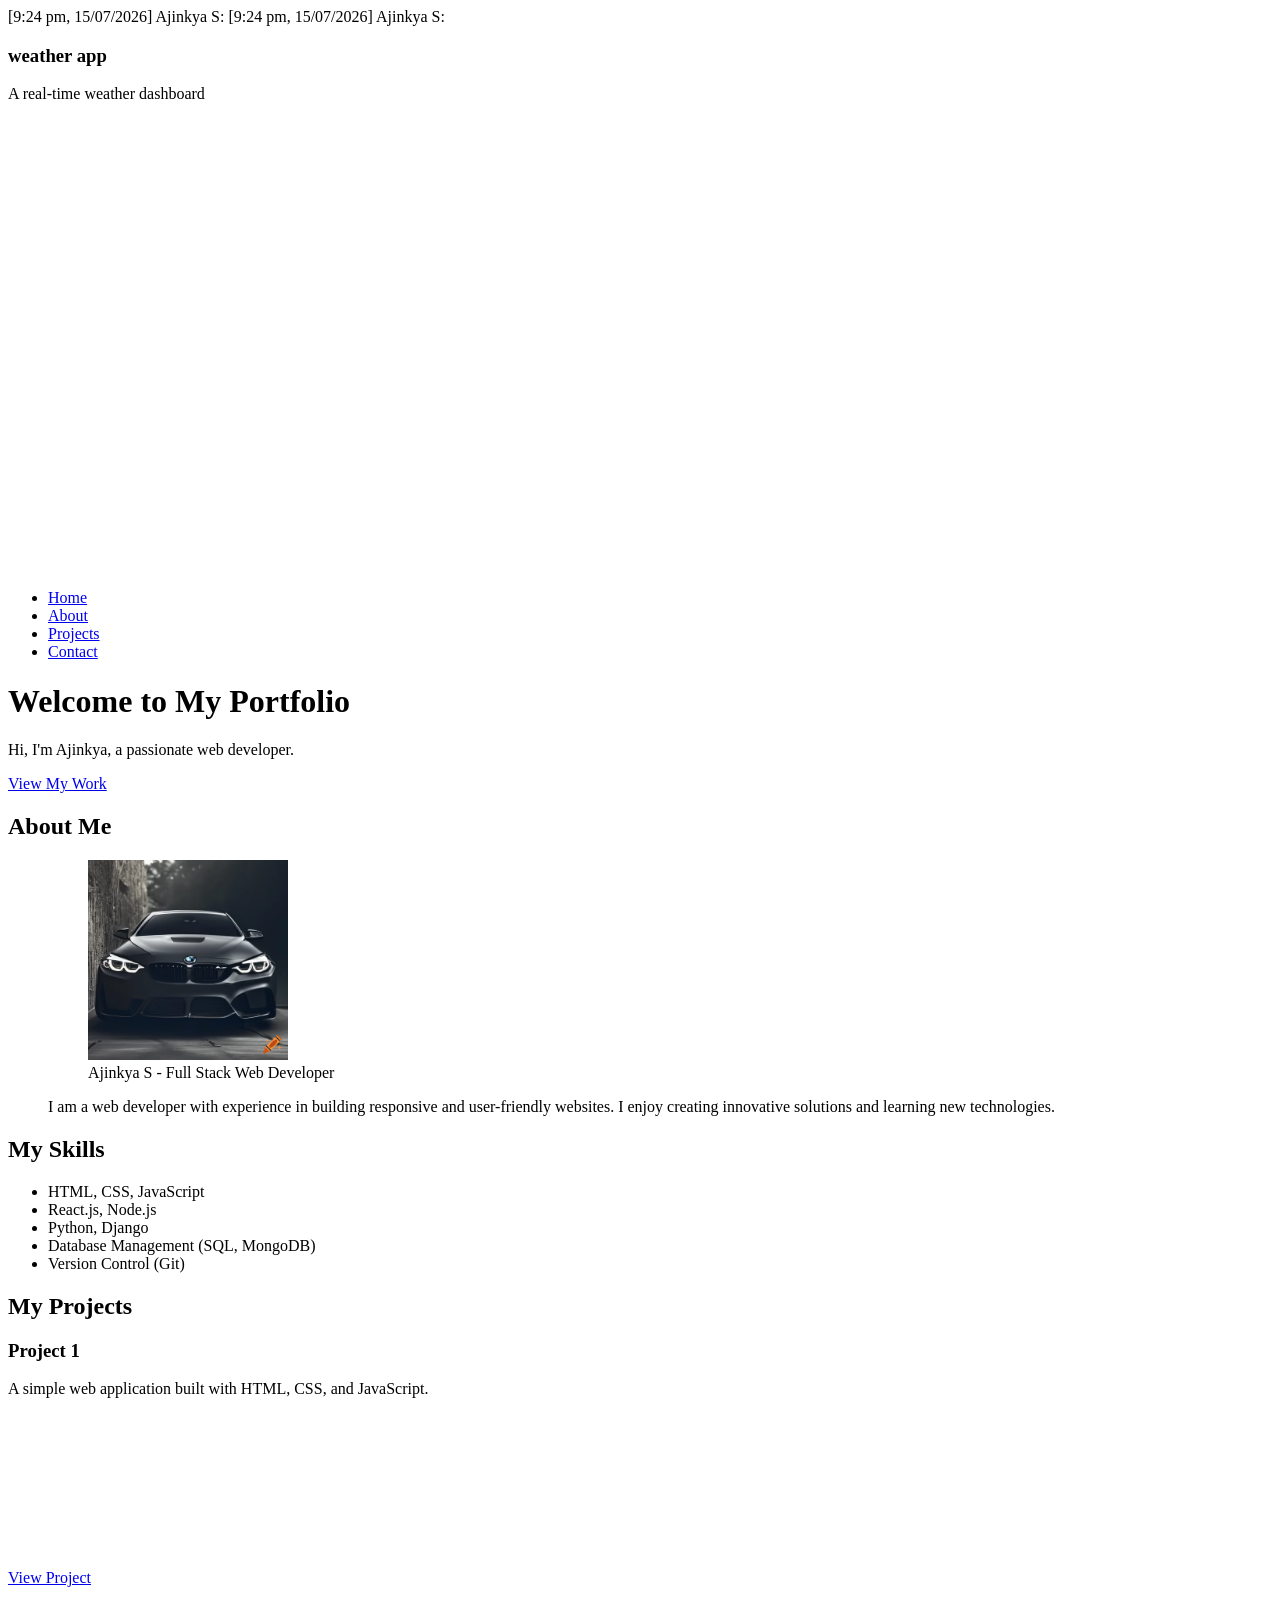
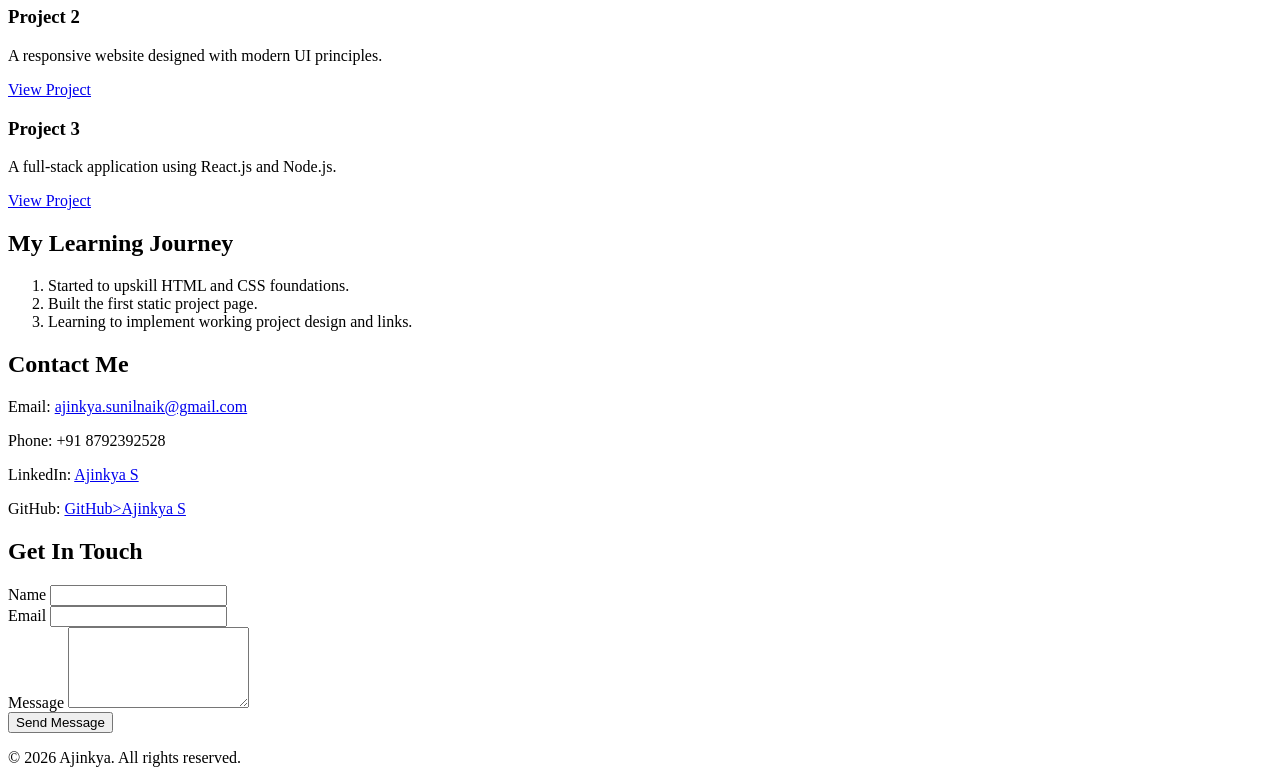
<file: index.html>
<!DOCTYPE html>
<html lang="en">
<head>
    <meta charset="UTF-8">
    <!-- SEO Meta Tags -->
    <meta name="description" content="Full stack developer specializing in React, Node.js, and modern web technologies. Available for freelance projects and collaborations.">
    <meta name="keywords" content="Ajinkya S, Portfolio, Web Developer, React, Node.js, JavaScript, HTML, CSS, Freelance Developer">
    <meta name="author" content="Ajinkya S">
    <meta name="viewport" content="width=device-width, initial-scale=1.0">
    <title>My Portfolio | Ajinkya</title>
    <link  rel="icon" type="image/x-icon" href="vector-web-icon.jpg">
    [9:24 pm, 15/07/2026] Ajinkya S: <!-- Open Graph Meta Tags for Social Media Sharing -->
    <meta property="og:title" content="My Portfolio | Ajinkya S">
    <meta property="og:description" content="Full stack developer specializing in React, Node.js, and modern web technologies. Available for freelance projects and collaborations.">
    <meta property="og:image" content="images/profile.jpg">
    <meta property="og:url" content="[Your Portfolio URL]">
    <meta property="og:type" content="website">
[9:24 pm, 15/07/2026] Ajinkya S: <!-- Twitter Card Meta Tags -->
    <meta name="twitter:card" content="summary_large_image">
    <meta name="twitter:title" content="My Portfolio | Ajinkya S">
    <meta name="twitter:description" content="Full stack developer specializing in React, Node.js, and modern web technologies. Available for freelance projects and collaborations.">
    <meta name="twitter:image" content="images/profile.jpg">
</head>
<body>
    <div data-id="1" data-category="web"
    data-year="2026" data-tech="react">
    <h3>weather app</h3>
    <p>A real-time weather dashboard</p>
    </div>
    <iframe width="560" height="315" src="https://www.youtube.com/embed/aT4N7jn2Eww?si=N8X9wl3NahxzX4Wd" title="YouTube video player" frameborder="0" allow="accelerometer; autoplay; clipboard-write; encrypted-media; gyroscope; picture-in-picture; web-share" referrerpolicy="strict-origin-when-cross-origin" allowfullscreen></iframe>

    <iframe src="https://www.google.com/maps/embed?pb=!1m18!1m12!1m3!1d31104.1499039852!2d77.51414986599634!3d12.970652711145828!2m3!1f0!2f0!3f0!3m2!1i1024!2i768!4f13.1!3m3!1m2!1s0x3bae3dd95efc3ae7%3A0xc90db791aedd9aad!2sVijayanagar%2C%20Bengaluru%2C%20Karnataka!5e0!3m2!1sen!2sin!4v1784182204137!5m2!1sen!2sin" width="600" height="450" style="border:0;" allowfullscreen="" loading="lazy" referrerpolicy="strict-origin-when-cross-origin"></iframe>
    <!-- NAVIGATION -->

     <nav>
        <ul>
            <li><a href="#home">Home</a></li>
            <li><a href="#about">About</a></li>
            <li><a href="#projects">Projects</a></li>
            <li><a href="#contact">Contact</a></li>
        </ul>
    </nav>
    <!-- HERO SECTION -->
   <header id="home">
        <h1>Welcome to My Portfolio</h1>
        <p>Hi, I'm Ajinkya, a passionate web developer.</p>
        <a href="#projects" class="btn">View My Work</a>

    </header>
    <!-- ABOUT SECTION -->
    <section id="about">
        <h2>About Me</h2>
        <figure>
 <figure>
  <img src="profile.jpg" alt="A professional headshot of Ajinkya, a Web Developer" width="200" height="200">
  <figcaption>Ajinkya S - Full Stack Web Developer</figcaption>
</figure>
        <p>I am a web developer with experience in building responsive and user-friendly websites. I enjoy creating innovative solutions and learning new technologies.</p>
    </section>
    <!-- SKILLS SECTION -->
    <section id="skills">
        <h2>My Skills</h2>
        <ul>
            <li>HTML, CSS, JavaScript</li>
            <li>React.js, Node.js</li>
            <li>Python, Django</li>
            <li>Database Management (SQL, MongoDB)</li>
            <li>Version Control (Git)</li>
        </ul>
    </section>
    <!-- PROJECTS SECTION -->
    <section id="projects">
        <h2>My Projects</h2>
        <div class="project-card">
            <h3>Project 1</h3>
            <p>A simple web application built with HTML, CSS, and JavaScript.</p>
            <a href="Project1.html" class="btn">View Project</a>
            
            <!--Embed YouTube Video (iframe)-->
            <iframe width="300" height="169" src="https://www.youtube.com/embed/your-video-id"  title="YouTube video player" frameborder="0" allow="accelerometer; autoplay; clipboard-write; encrypted-media; gyroscope; picture-in-picture" allowfullscreen></iframe>
           

</html>
 
        </div>
        <div class="project-card">
            <h3>Project 2</h3>
            <p>A responsive website designed with modern UI principles.</p>
            <a href="Project2.html" class="btn">View Project</a>
        </div>
        <div class="project-card">
            <h3>Project 3</h3>
            <p>A full-stack application using React.js and Node.js.</p>
            <a href="Project3.html" class="btn">View Project</a>
        </div>
    </section>
     <h2>My Learning Journey</h2>
        <ol>
            <li>Started to upskill HTML and CSS foundations.</li>
            <li>Built the first static project page.</li>
            <li>Learning to implement working project design and links.</li>
        </ol>
    </section>
    <!-- CONTACT SECTION -->
    <section id="contact">
        <h2>Contact Me</h2>
       <p>Email: <a href="mailto:ajinkya.sunilnaik@gmail.com">ajinkya.sunilnaik@gmail.com</a></p>
       <p>Phone: +91 8792392528</p>
       
       <p>LinkedIn: <a href="https://www.linkedin.com/in/Ajinkya S-1a2b3c4d5e/" target="_blank">Ajinkya S</a></p>
       <p>GitHub: <a href="https://github.com/Ajinkya S-boop" target="_blank" class="contact-icon">
                  <i class="fab fa-github"></i> GitHub>Ajinkya S</a></p>
                    <section id="contact" class="contact-section">
             <h2>Get In Touch</h2>
             <form id="contact-form" action="" method="POST">
                <div class="form-goup">
                    <label for="name">Name</label>
                    <input type="text" id="name" name="name" required>
                </div>
                <div class="form-group">
                    <label for="email">Email</label>
                    <input type="email" name="email" id="email" required>
                </div>
                <div class="form-group">
                    <label for="message">Message</label>
                    <textarea name="message" id="message" rows="5" required></textarea>
                </div>
                <button type="submit">Send Message</button>
             </form>
            </section>
    </section>
    </section>
    <!-- FOOTER -->
    <footer>
        <p>&copy; 2026 Ajinkya. All rights reserved.</p>
    </footer>
</body>
</html>
</file>
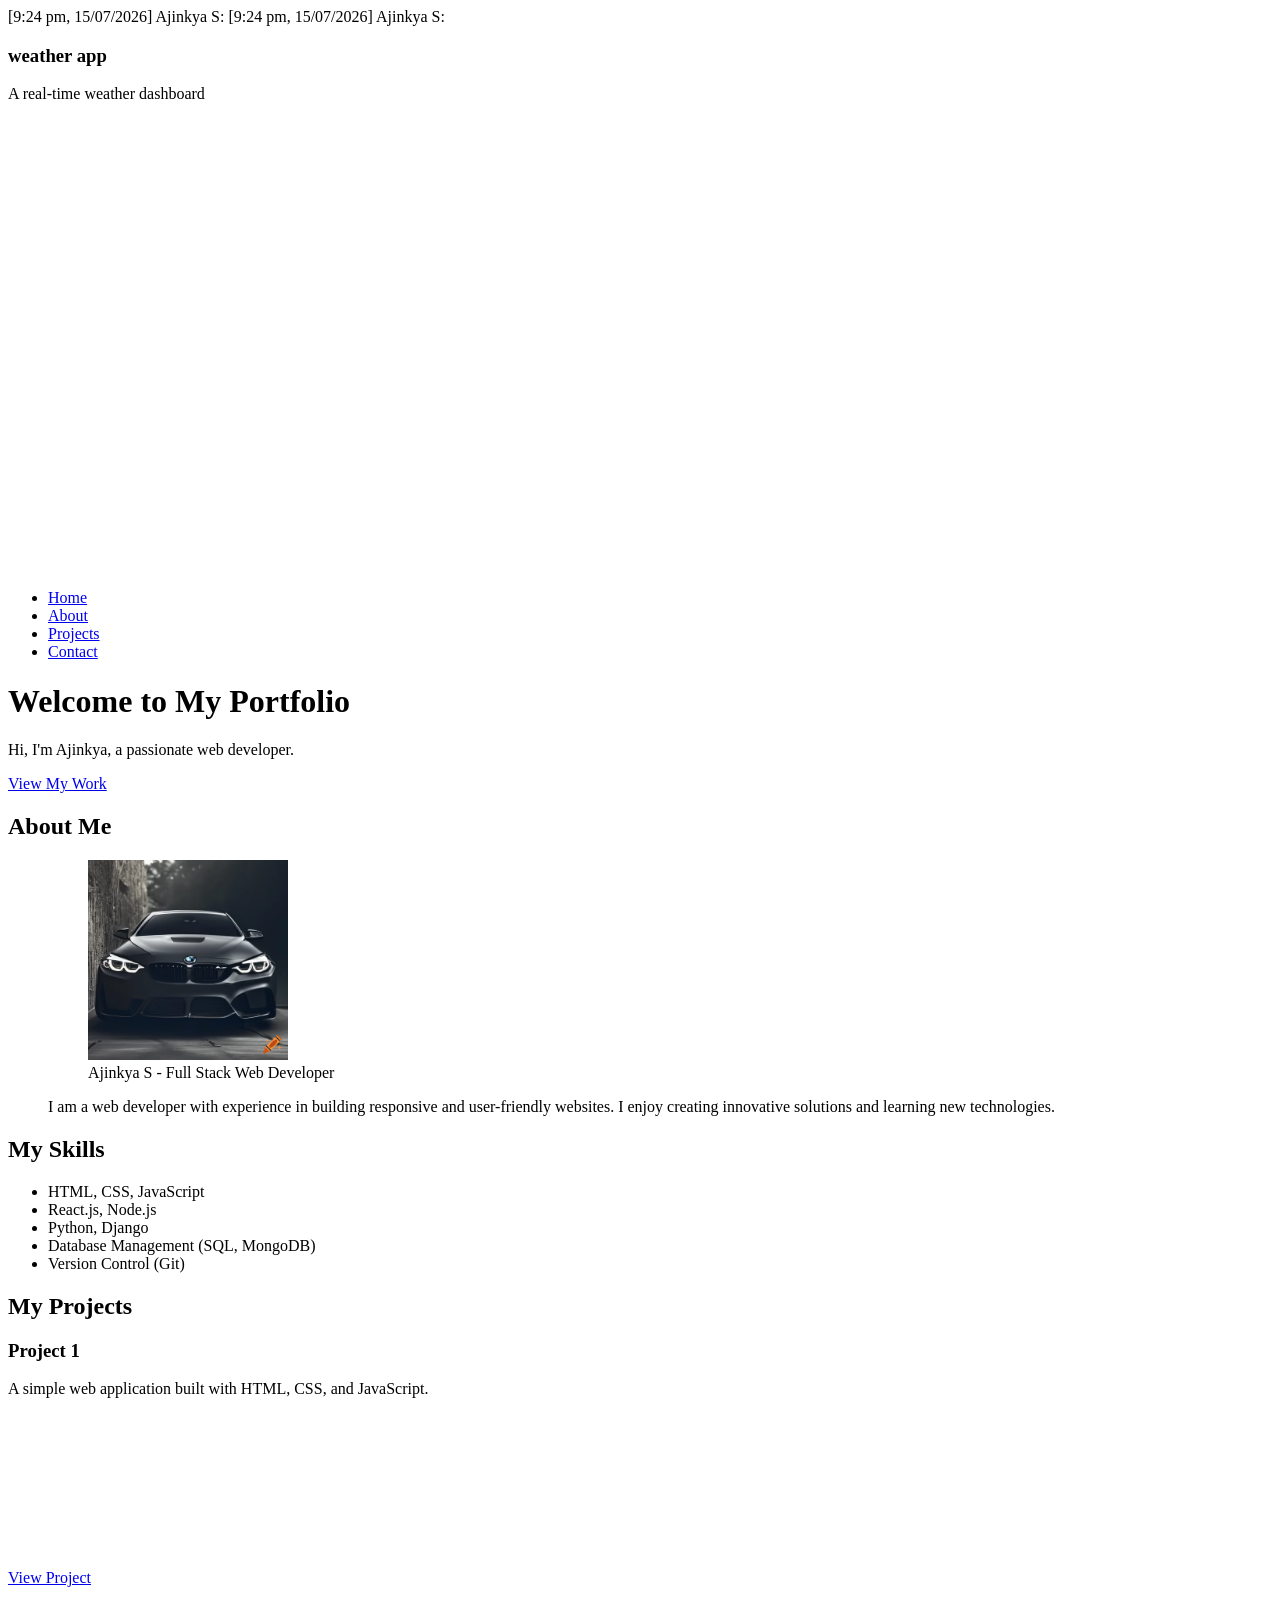
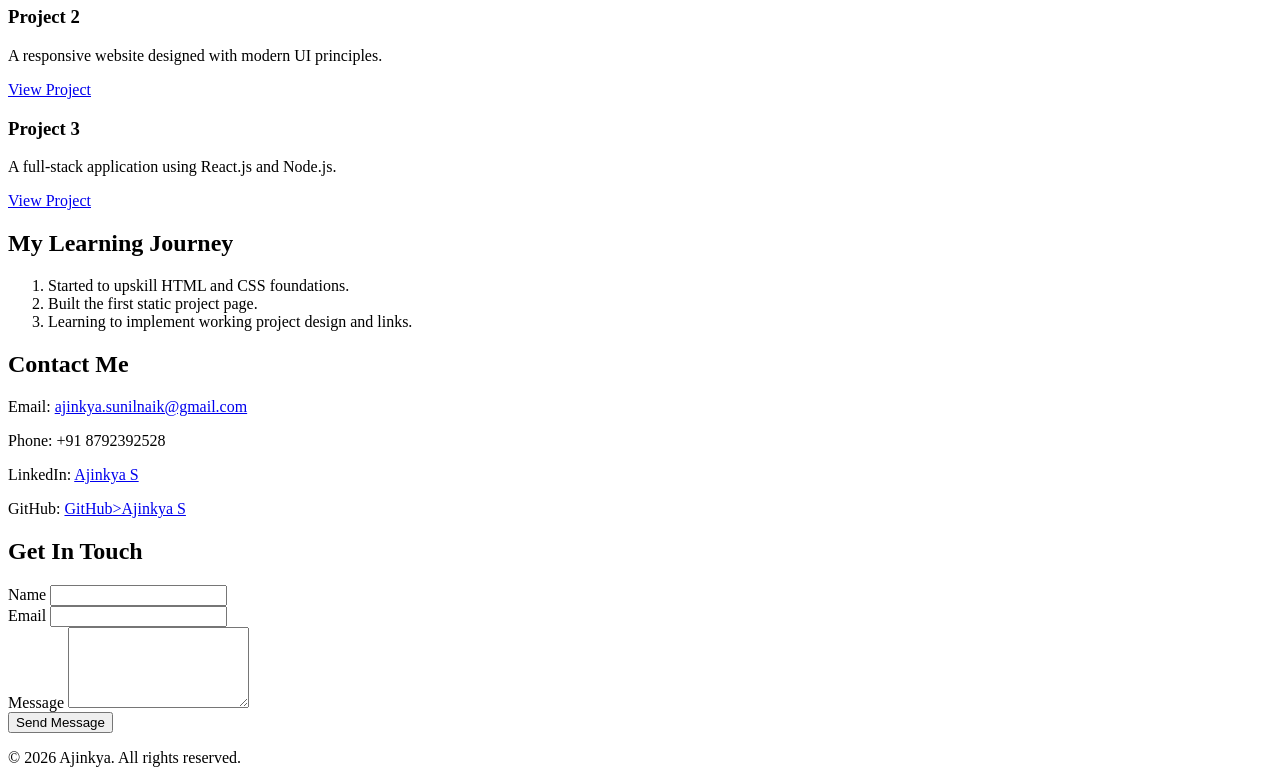
<file: FINAL PROJECT.html>
<!DOCTYPE html>
<html lang="en">
<head>
    <meta charset="UTF-8">
    <!-- SEO Meta Tags -->
    <meta name="description" content="Full stack developer specializing in React, Node.js, and modern web technologies. Available for freelance projects and collaborations.">
    <meta name="keywords" content="Ajinkya S, Portfolio, Web Developer, React, Node.js, JavaScript, HTML, CSS, Freelance Developer">
    <meta name="author" content="Ajinkya S">
    <meta name="viewport" content="width=device-width, initial-scale=1.0">
    <title>My Portfolio | Ajinkya</title>
    <link  rel="icon" type="image/x-icon" href="vector-web-icon.jpg">
    [9:24 pm, 15/07/2026] Ajinkya S: <!-- Open Graph Meta Tags for Social Media Sharing -->
    <meta property="og:title" content="My Portfolio | Ajinkya S">
    <meta property="og:description" content="Full stack developer specializing in React, Node.js, and modern web technologies. Available for freelance projects and collaborations.">
    <meta property="og:image" content="images/profile.jpg">
    <meta property="og:url" content="[Your Portfolio URL]">
    <meta property="og:type" content="website">
[9:24 pm, 15/07/2026] Ajinkya S: <!-- Twitter Card Meta Tags -->
    <meta name="twitter:card" content="summary_large_image">
    <meta name="twitter:title" content="My Portfolio | Ajinkya S">
    <meta name="twitter:description" content="Full stack developer specializing in React, Node.js, and modern web technologies. Available for freelance projects and collaborations.">
    <meta name="twitter:image" content="images/profile.jpg">
</head>
<body>
    <div data-id="1" data-category="web"
    data-year="2026" data-tech="react">
    <h3>weather app</h3>
    <p>A real-time weather dashboard</p>
    </div>
    <iframe width="560" height="315" src="https://www.youtube.com/embed/aT4N7jn2Eww?si=N8X9wl3NahxzX4Wd" title="YouTube video player" frameborder="0" allow="accelerometer; autoplay; clipboard-write; encrypted-media; gyroscope; picture-in-picture; web-share" referrerpolicy="strict-origin-when-cross-origin" allowfullscreen></iframe>

    <iframe src="https://www.google.com/maps/embed?pb=!1m18!1m12!1m3!1d31104.1499039852!2d77.51414986599634!3d12.970652711145828!2m3!1f0!2f0!3f0!3m2!1i1024!2i768!4f13.1!3m3!1m2!1s0x3bae3dd95efc3ae7%3A0xc90db791aedd9aad!2sVijayanagar%2C%20Bengaluru%2C%20Karnataka!5e0!3m2!1sen!2sin!4v1784182204137!5m2!1sen!2sin" width="600" height="450" style="border:0;" allowfullscreen="" loading="lazy" referrerpolicy="strict-origin-when-cross-origin"></iframe>
    <!-- NAVIGATION -->

     <nav>
        <ul>
            <li><a href="#home">Home</a></li>
            <li><a href="#about">About</a></li>
            <li><a href="#projects">Projects</a></li>
            <li><a href="#contact">Contact</a></li>
        </ul>
    </nav>
    <!-- HERO SECTION -->
   <header id="home">
        <h1>Welcome to My Portfolio</h1>
        <p>Hi, I'm Ajinkya, a passionate web developer.</p>
        <a href="#projects" class="btn">View My Work</a>

    </header>
    <!-- ABOUT SECTION -->
    <section id="about">
        <h2>About Me</h2>
        <figure>
 <figure>
  <img src="profile.jpg" alt="A professional headshot of Ajinkya, a Web Developer" width="200" height="200">
  <figcaption>Ajinkya S - Full Stack Web Developer</figcaption>
</figure>
        <p>I am a web developer with experience in building responsive and user-friendly websites. I enjoy creating innovative solutions and learning new technologies.</p>
    </section>
    <!-- SKILLS SECTION -->
    <section id="skills">
        <h2>My Skills</h2>
        <ul>
            <li>HTML, CSS, JavaScript</li>
            <li>React.js, Node.js</li>
            <li>Python, Django</li>
            <li>Database Management (SQL, MongoDB)</li>
            <li>Version Control (Git)</li>
        </ul>
    </section>
    <!-- PROJECTS SECTION -->
    <section id="projects">
        <h2>My Projects</h2>
        <div class="project-card">
            <h3>Project 1</h3>
            <p>A simple web application built with HTML, CSS, and JavaScript.</p>
            <a href="Project1.html" class="btn">View Project</a>
            
            <!--Embed YouTube Video (iframe)-->
            <iframe width="300" height="169" src="https://www.youtube.com/embed/your-video-id"  title="YouTube video player" frameborder="0" allow="accelerometer; autoplay; clipboard-write; encrypted-media; gyroscope; picture-in-picture" allowfullscreen></iframe>
           

</html>
 
        </div>
        <div class="project-card">
            <h3>Project 2</h3>
            <p>A responsive website designed with modern UI principles.</p>
            <a href="Project2.html" class="btn">View Project</a>
        </div>
        <div class="project-card">
            <h3>Project 3</h3>
            <p>A full-stack application using React.js and Node.js.</p>
            <a href="Project3.html" class="btn">View Project</a>
        </div>
    </section>
     <h2>My Learning Journey</h2>
        <ol>
            <li>Started to upskill HTML and CSS foundations.</li>
            <li>Built the first static project page.</li>
            <li>Learning to implement working project design and links.</li>
        </ol>
    </section>
    <!-- CONTACT SECTION -->
    <section id="contact">
        <h2>Contact Me</h2>
       <p>Email: <a href="mailto:ajinkya.sunilnaik@gmail.com">ajinkya.sunilnaik@gmail.com</a></p>
       <p>Phone: +91 8792392528</p>
       
       <p>LinkedIn: <a href="https://www.linkedin.com/in/Ajinkya S-1a2b3c4d5e/" target="_blank">Ajinkya S</a></p>
       <p>GitHub: <a href="https://github.com/Ajinkya S-boop" target="_blank" class="contact-icon">
                  <i class="fab fa-github"></i> GitHub>Ajinkya S</a></p>
                    <section id="contact" class="contact-section">
             <h2>Get In Touch</h2>
             <form id="contact-form" action="" method="POST">
                <div class="form-goup">
                    <label for="name">Name</label>
                    <input type="text" id="name" name="name" required>
                </div>
                <div class="form-group">
                    <label for="email">Email</label>
                    <input type="email" name="email" id="email" required>
                </div>
                <div class="form-group">
                    <label for="message">Message</label>
                    <textarea name="message" id="message" rows="5" required></textarea>
                </div>
                <button type="submit">Send Message</button>
             </form>
            </section>
    </section>
    </section>
    <!-- FOOTER -->
    <footer>
        <p>&copy; 2026 Ajinkya. All rights reserved.</p>
    </footer>
</body>
</html>
</file>
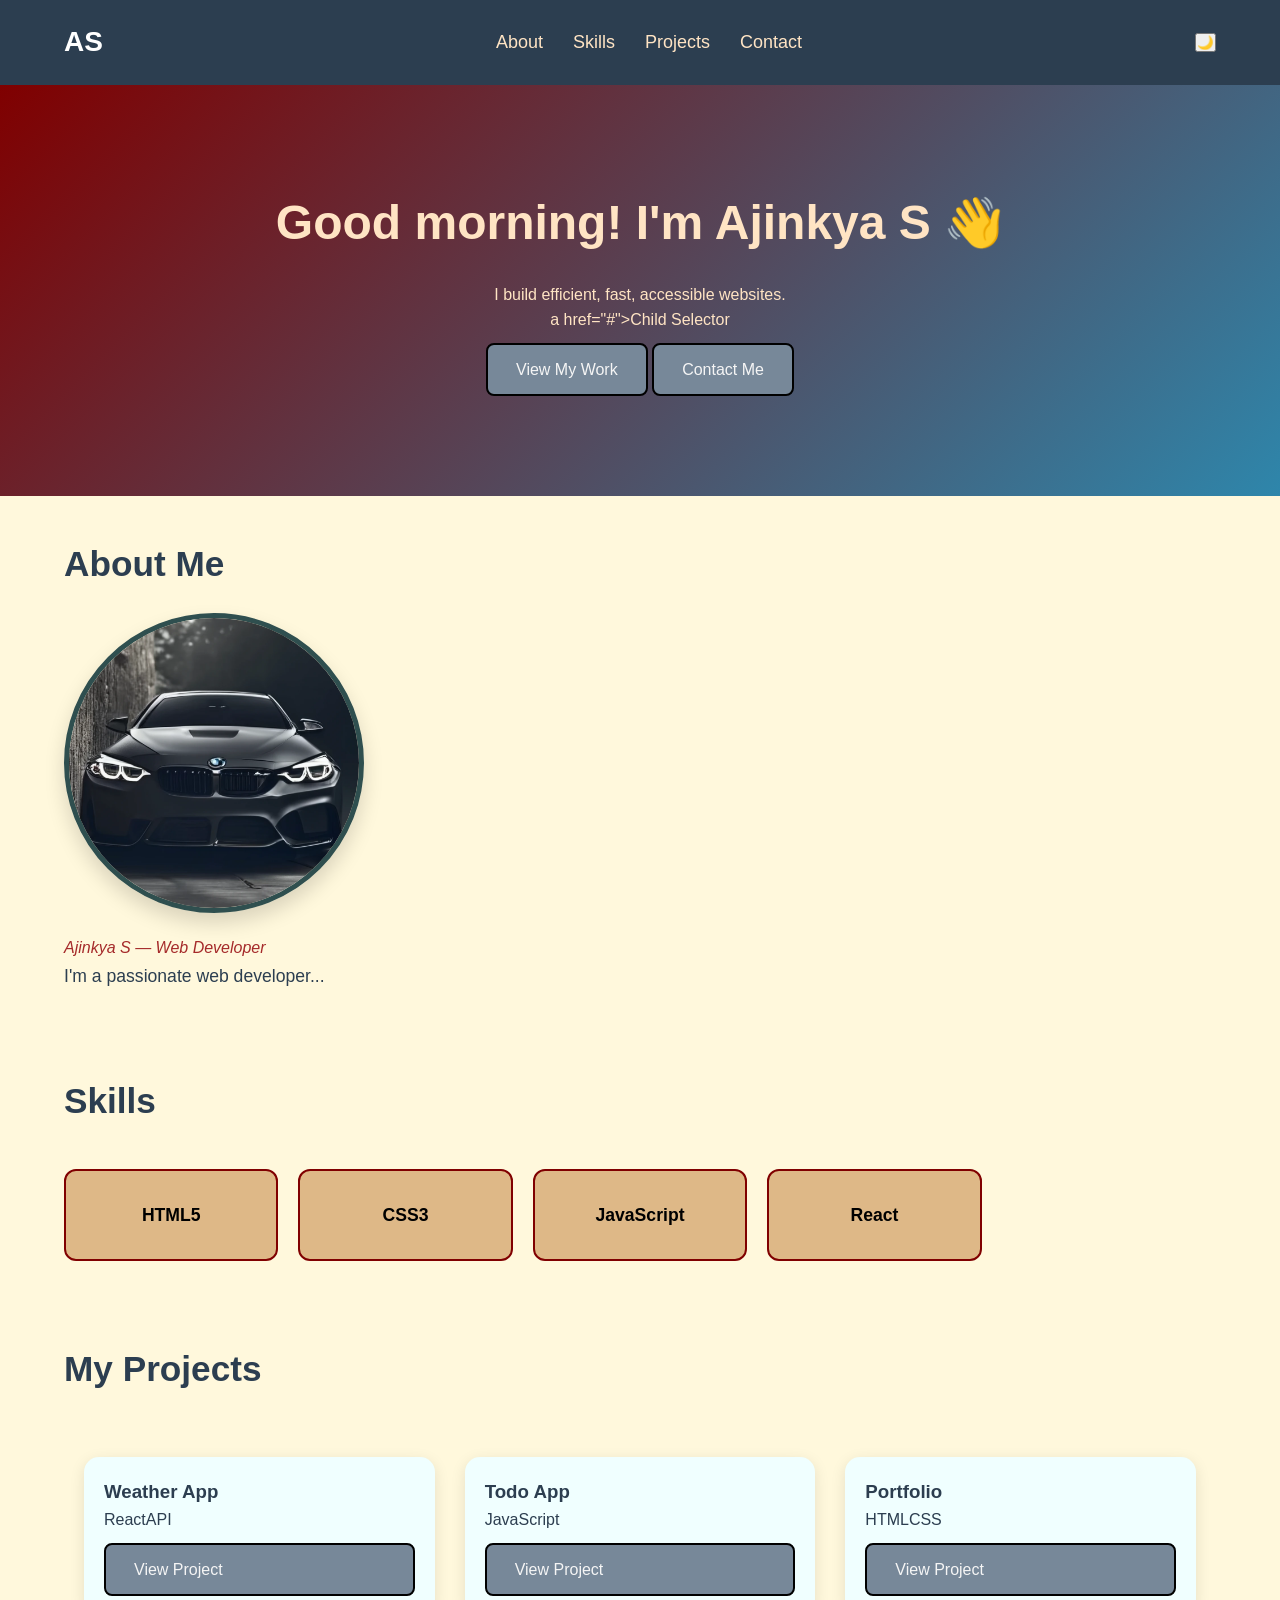
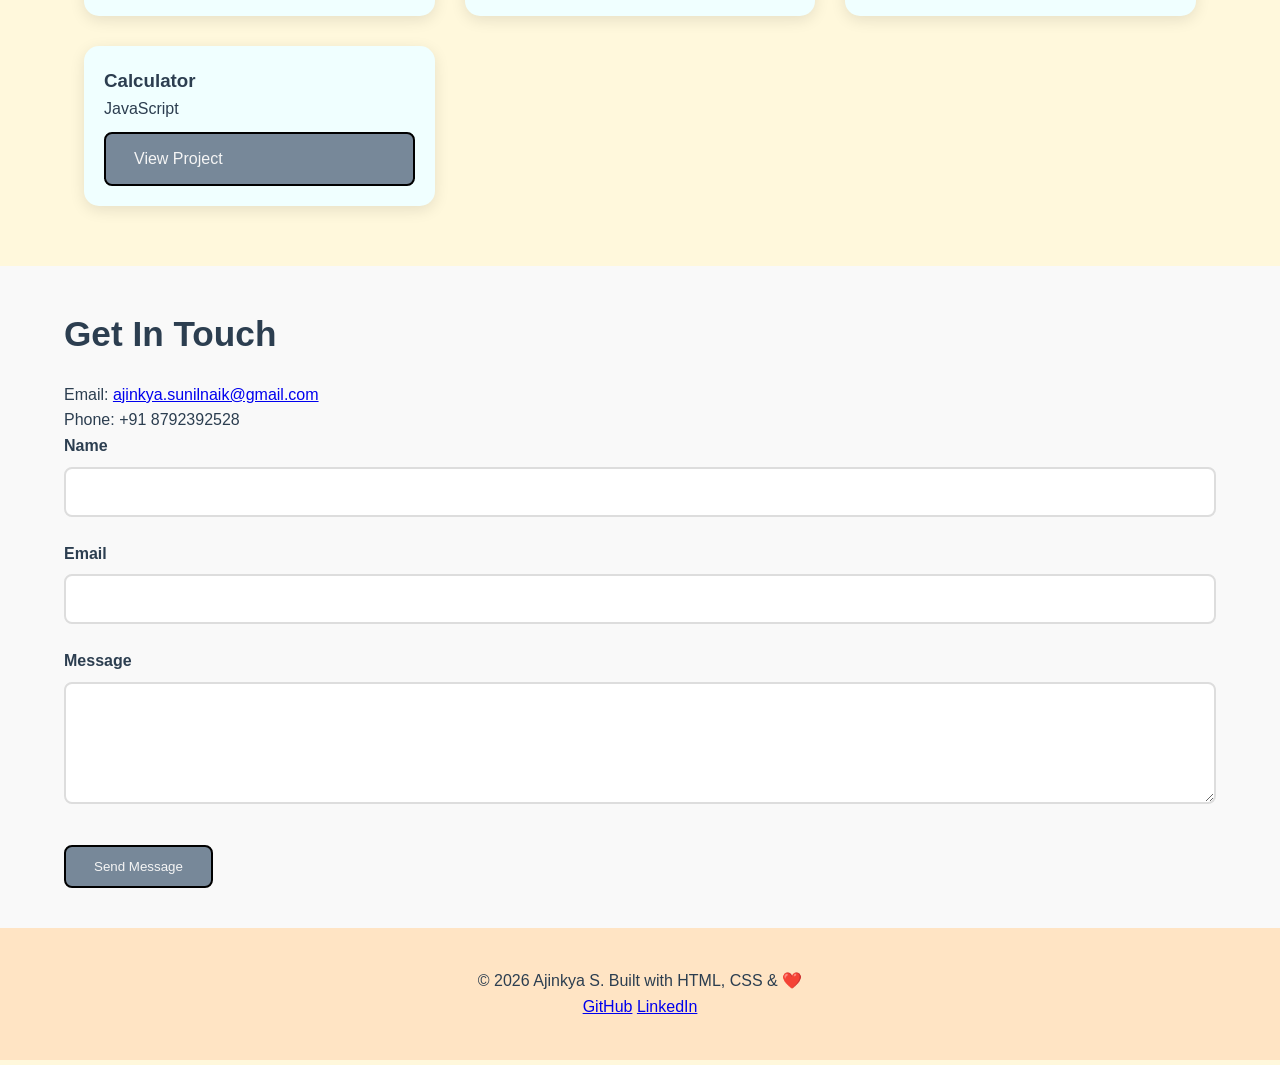
<file: pro#.html>
<!DOCTYPE html>
<html lang="en">
<head>
    <meta charset="UTF-8">
    <meta name="viewport" content="width=device-width, initial-scale=1.0">
    <title>Ajinkya S | Web Developer</title>
    <meta name="description" content="Portfolio of Ajinkya S, web developer">
    <meta property="og:title" content="Ajinkya S | Web Developer">
    <meta property="og:image" content="preview.jpg">
    <link  rel="icon" type="image/x-icon" href="vector-web-icon.jpg">
    <link rel="stylesheet" href="styles.css">  <!-- Ready for Day 5! -->
</head>
<body>
 
    <!-- HEADER + NAVIGATION -->
    <header class="site-header">
        <nav class="navbar">
            <div class="logo">AS</div>
            <ul class="nav-links">
                <li><a href="#about">About</a></li>
                <li><a href="#skills">Skills</a></li>
                <li><a href="#projects">Projects</a></li>
                <li><a href="#contact">Contact</a></li>
            </ul>
                            <!-- FOR DARK MODE -->
            <button class="theme-toggle" aria-label="Toggle Dark Mode" title="Toggle Dark Mode">
                🌙
            </button>
            <!-- Mobile Menu -->
                <button
                    class="menu-toggle"
                    aria-label="Toggle Navigation"
                    aria-expanded="false">
                    ☰
                </button>
        </nav>
    </header>
 
    <!-- MAIN CONTENT -->
    <main>
 
        <!-- HERO SECTION -->
        <section class="hero-section">
            <h1>Hi, I'm <span class="highlight">Ajinkya S</span> 👋</h1>
             <p>I build efficient, fast, accessible websites.</p>
           a href="#">Child Selector</a>
            <div class="hero-buttons">
                <a href="#projects" class="btn btn-primary">View My Work</a>
                <a href="#contact" class="btn btn-secondary">Contact Me</a>
            </div>
        </section>
 
        <!-- ABOUT SECTION -->
        <section id="about" class="about-section">
            <h2>About Me</h2>
            <div class="about-content">
                <figure class="profile-figure">
                    <img src="profile.jpg" alt="Ajinkya S profile photo" width="300">
                    <figcaption>Ajinkya S — Web Developer</figcaption>
                </figure>
                <div class="about-text">
                    <p>I'm a passionate web developer...</p>
                </div>
            </div>
        </section>
 
        <!-- SKILLS SECTION -->
        <section id="skills" class="skills-section">
            <h2>Skills</h2>
            <div class="skills-grid">
                <div class="skill-item" data-level="90">HTML5</div>
                <div class="skill-item" data-level="80">CSS3</div>
                <div class="skill-item" data-level="75">JavaScript</div>
                <div class="skill-item" data-level="65">React</div>
            </div>
        </section>
 
        <!-- PROJECTS SECTION -->
        <section id="projects" class="projects-section">
            <h2>My Projects</h2>
            <div class="projects-grid">
                <article class="project-card" data-category="web">
                    <img src="https://img-s-msn-com.akamaized.net/tenant/amp/entityid/AA27V4Eq.img?w=1200&h=675&m=4&q=94" alt="Weather App screenshot" width="200" height="200">
                    <h3>Weather App</h3>
                    <p>Real-time weather dashboard using OpenWeather API</p>
                    <div class="project-tags">
                        <span class="tag">React</span>
                        <span class="tag">API</span>
                    </div>
                    <a href="#" class="btn">Live Demo</a>
                    <a href="#" class="btn">GitHub</a>
                </article>
            </div>
        </section>
 
        <!-- CONTACT SECTION -->
         

        <section id="contact" class="contact-section">
            <h2>Get In Touch</h2>
            <p>Email: <a href="mailto:ajinkya.sunilnaik@gmail.com">ajinkya.sunilnaik@gmail.com</a></p>
       <p>Phone: +91 8792392528</p>
            <form id="contact-form" action="#" method="POST" novalidate>
                <div class="form-group">
                    <label for="name">Name</label>
                    <input type="text" id="name" name="name" required>
                </div>
                <div class="form-group">
                    <label for="email">Email</label>
                    <input type="email" id="email" name="email" required>
                </div>
                <div class="form-group">
                    <label for="message">Message</label>
                    <textarea id="message" name="message" rows="5" required></textarea>
                </div>
                <button type="submit" class="btn btn-primary">Send Message</button>
            </form>
        </section>
 
    </main>
 
    <!-- FOOTER -->
  <footer class="site-footer">
    <p>
        &copy; <span class="footer-year"></span> Ajinkya S.
        Built with HTML, CSS & ❤️
    </p>
 
    <nav aria-label="Social links">
        <a href="https://github.com/ajinkya2327" target="_blank">GitHub</a>
        <a href="https://www.linkedin.com/in/ajinkya-s-naik-516911388" target="_blank">LinkedIn</a>
    </nav>
 </footer>
 
    <!-- JavaScript will go here from Day 8! -->
    <script src="script.js"></script>
</body>
</html>
</file>
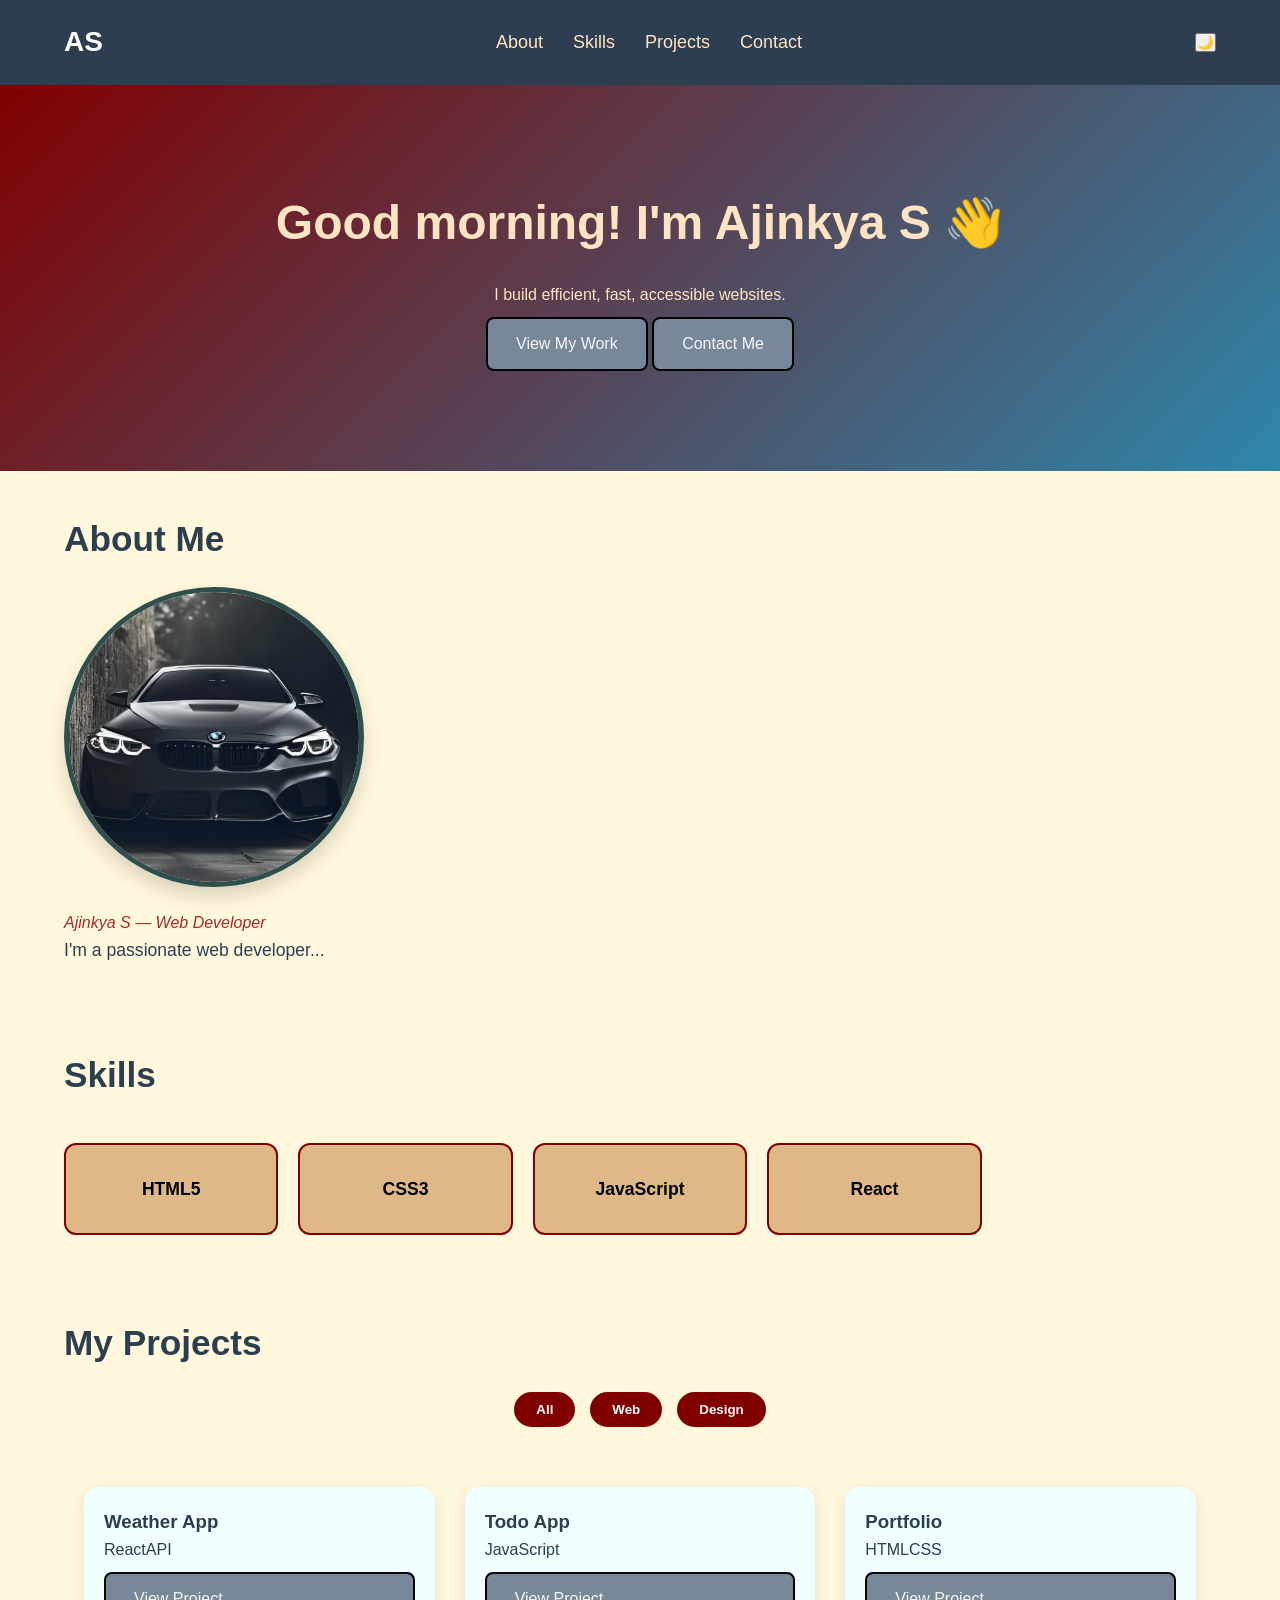
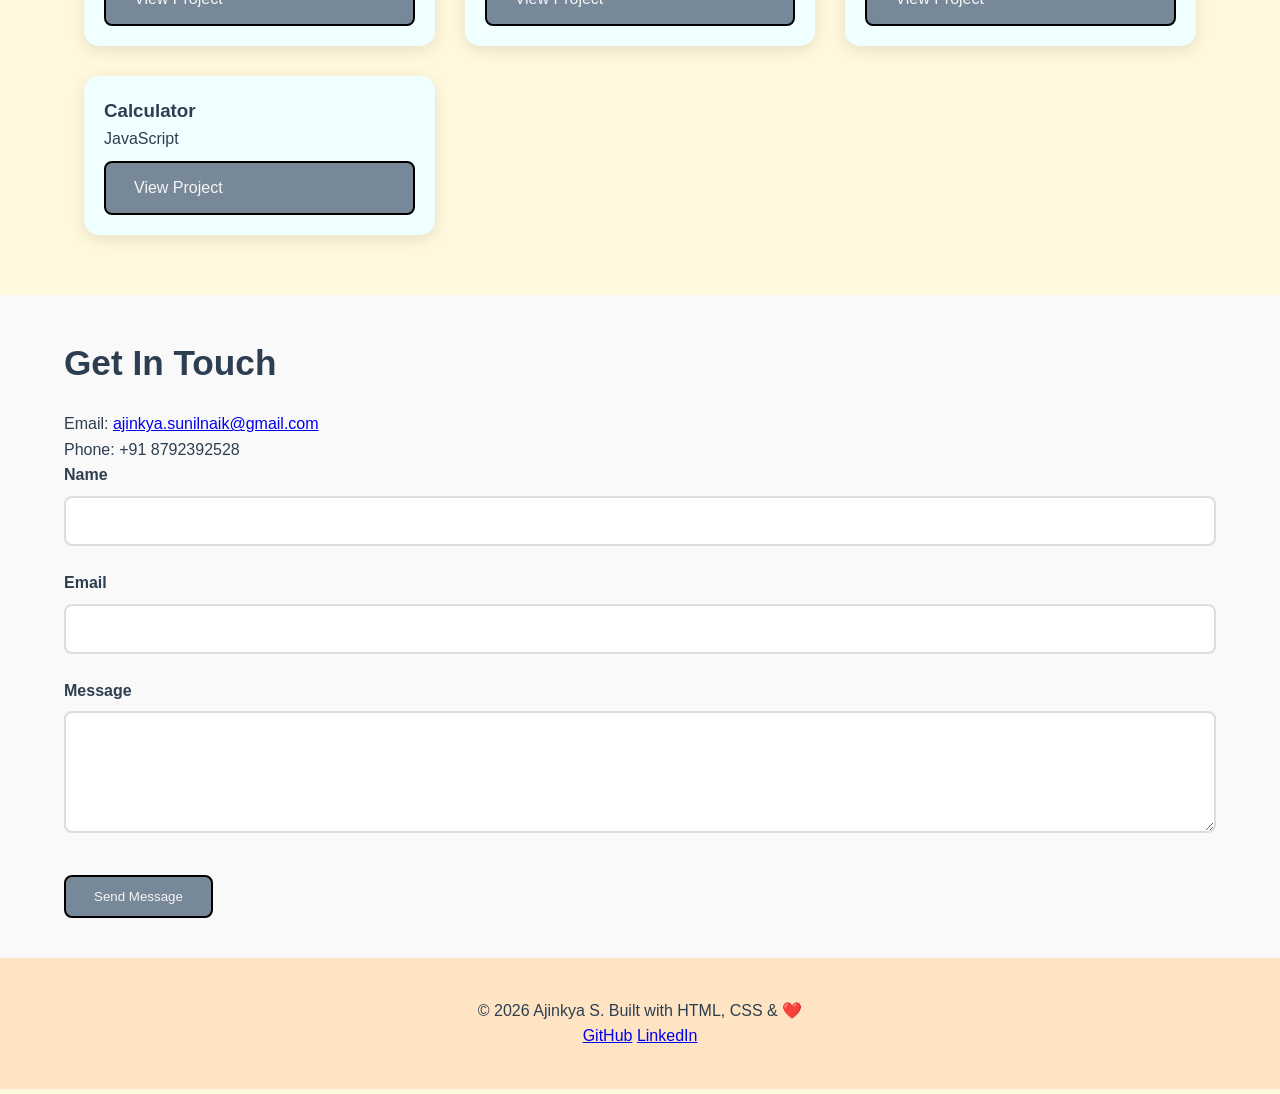
<file: profinal.html>
<!DOCTYPE html>
<html lang="en">
<head>
    <meta charset="UTF-8">
    <meta name="viewport" content="width=device-width, initial-scale=1.0">
    <title>Ajinkya S | Web Developer</title>
    <meta name="description" content="Portfolio of Ajinkya S, web developer">
    <meta property="og:title" content="Ajinkya S | Web Developer">
    <meta property="og:image" content="preview.jpg">
    <link  rel="icon" type="image/x-icon" href="vector-web-icon.jpg">
    <link rel="stylesheet" href="styles.css">  <!-- Ready for Day 5! -->
   
</head>
<body>
 
    <!-- HEADER + NAVIGATION -->
    <header class="site-header">
        <nav class="navbar">
            <div class="logo">AS</div>
            <ul class="nav-links">
                <li><a href="#about">About</a></li>
                <li><a href="#skills">Skills</a></li>
                <li><a href="#projects">Projects</a></li>
                <li><a href="#contact">Contact</a></li>
            </ul>
                            <!-- FOR DARK MODE -->
            <button class="theme-toggle" aria-label="Toggle Dark Mode" title="Toggle Dark Mode">
                🌙
            </button>
            <!-- Mobile Menu -->
                <button
                    class="menu-toggle"
                    aria-label="Toggle Navigation"
                    aria-expanded="false">
                    ☰
                </button>
        </nav>
    </header>
 
    <!-- MAIN CONTENT -->
    <main>
 
        <!-- HERO SECTION -->
        <section class="hero-section">
            <h1>Hi, I'm <span class="highlight">Ajinkya S</span> 👋</h1>
             <p>I build efficient, fast, accessible websites.</p>
           
            <div class="hero-buttons">
                <a href="#projects" class="btn btn-primary">View My Work</a>
                <a href="#contact" class="btn btn-secondary">Contact Me</a>
            </div>
        </section>
 
        <!-- ABOUT SECTION -->
        <section id="about" class="about-section">
            <h2>About Me</h2>
            <div class="about-content">
                <figure class="profile-figure">
                    <img src="profile.jpg" alt="Ajinkya S profile photo" width="300">
                    <figcaption>Ajinkya S — Web Developer</figcaption>
                </figure>
                <div class="about-text">
                    <p>I'm a passionate web developer...</p>
                </div>
            </div>
        </section>
 
        <!-- SKILLS SECTION -->
        <section id="skills" class="skills-section">
            <h2>Skills</h2>
            <div class="skills-grid">
                <div class="skill-item" data-level="90">HTML5</div>
                <div class="skill-item" data-level="80">CSS3</div>
                <div class="skill-item" data-level="75">JavaScript</div>
                <div class="skill-item" data-level="65">React</div>
            </div>
        </section>
 
        <!-- PROJECTS SECTION -->
        <section id="projects" class="projects-section">
            <h2>My Projects</h2>
            <div class= "project-filters">
                <!--The data-filter attribute is what our JS will read-->
                <button class="filter-btn active" data-filter="all">All</button>
                <button class="filter-btn active" data-filter="web">Web</button>
                <button class="filter-btn active" data-filter="design">Design</button>
            </div>
 
            <div class="projects-grid">
                <article class="project-card" data-category="web">
                    <img src="https://img-s-msn-com.akamaized.net/tenant/amp/entityid/AA27V4Eq.img?w=1200&h=675&m=4&q=94" alt="space graph" width="200" height="200">
    <figcaption>space trade variation graph</figcaption>
                    <div class="project-card-body">
                        <h3>Weather App</h3>
                    <p>Real-time weather dashboard using OpenWeather API</p>
                    <div class="project-tags">
                        <span class="tag">React</span>
                        <span class="tag">API</span>
                    </div>
                    <a href="#" class="btn">Live Demo</a>
                    <a href="#" class="btn">GitHub</a>
                    </div>
                </article>
                  
               
            </div>
        </section>
        <!-- CONTACT SECTION -->
         

        <section id="contact" class="contact-section">
            <h2>Get In Touch</h2>
            <p>Email: <a href="mailto:ajinkya.sunilnaik@gmail.com">ajinkya.sunilnaik@gmail.com</a></p>
       <p>Phone: +91 8792392528</p>
            <form id="contact-form" action="#" method="POST" novalidate>
                <div class="form-group">
                    <label for="name">Name</label>
                    <input type="text" id="name" name="name" required>
                </div>
                <div class="form-group">
                    <label for="email">Email</label>
                    <input type="email" id="email" name="email" required>
                </div>
                <div class="form-group">
                    <label for="message">Message</label>
                    <textarea id="message" name="message" rows="5" required></textarea>
                </div>
                <button type="submit" class="btn btn-primary">Send Message</button>
            </form>
        </section>
 
    </main>
 
    <!-- FOOTER -->
  <footer class="site-footer">
    <p>
        &copy; <span class="footer-year"></span> Ajinkya S.
        Built with HTML, CSS & ❤️
    </p>
 
    <nav aria-label="Social links">
        <a href="https://github.com/ajinkya2327" target="_blank">GitHub</a>
        <a href="https://www.linkedin.com/in/ajinkya-s-naik-516911388" target="_blank">LinkedIn</a>
    </nav>
 </footer>
 
    <!-- JavaScript will go here from Day 8! -->
    <script src="script.js"></script>
</body>
</html>
</file>
<file: styles.css>
*{
    margin: 0;
    padding: 0;
    box-sizing: border-box;
}

html{
    scroll-behavior: smooth;
    scroll-padding: 80px;
}

:root {
    --primary: maroon;
    --accent: beige;
    --text: #2C3E50;
    --light: black;
    --white: #ffffff;
    --font-main: 'Segoe UI', Tahoma, Geneva, Verdana, sans-serif;
}
 
body
{
    font-family: var(--font-main);
    font-weight: 500;
    background-color:cornsilk;
    color: var(--text);
    line-height: 1.6;

}

.site-header{
    position: sticky;
    top: 0;
    z-index: 1000;
    background: var(--lightblue);
    transition: transform 0.3s ease 0.3s;
}


/* NAVIGATION */
.navbar {
    background-color:#2C3E50;
    --light: black;
    color: var(--white);
    padding: 20px 5%;
    display: flex;
    justify-content: space-between;
    align-items: center;
    position: sticky;
    top: 0;
    z-index: 1000;
}
.logo {
    font-size: 28px;
    font-weight: bold;
    color: var(--white);
}
.nav-links {
    list-style: none;
    display: flex;
    gap: 30px;
}
.nav-links a {
    color:bisque;
    text-decoration:solid;
     text-align: center;
    font-size: 18px;
    font-weight: 500;
    transition: color 0.3s ease;
}
.nav-links a:hover {
    color:coral;

}


/*  HERO SECTION */
.hero-section {
    background: linear-gradient(135deg, var(--primary),#2E86AB);
    padding: 100px 20px;
    text-align: center;
    color:bisque;
}
.hero-section h1 {
    font-size: 3rem;
    margin-bottom: 20px;
}



/* SKILLS SECTION */
.skills-grid{
    display:grid;
    grid-template-columns: repeat(auto-fill,minmax(200px,1fr));
    gap: 20px;
    margin-top: 40px;
}
.skill-item{
    background-color:burlywood;
    border: 2px solid var(--primary);
    color:black;
    border-radius: 12px;
    padding: 30px 20px;
    text-align: center;
    font-weight: bold;
    font-size: 1.1rem;
    transition: transform 0.3s, box-shadow 0.3s;
}
.skill-item:hover{
    transform: translateY(-5px);
    box-shadow: 0 10px 30px rgba(0,0,0,0.15);
}

/* PROJECTS SECTION */
.projects-grid {
    display: grid;
    grid-template-columns: repeat(auto-fit, minmax(300px, 1fr));
    gap: 30px;
    padding: 20px;
    margin-top: 40px;
}
.project-card {
    background-color:azure;
    color:#2C3E50;
    border-radius: 15px;
    overflow: hidden;
    display: flex;
    flex-direction: column;
    box-shadow: 0 4px 15px rgba(0, 0, 0, 0.1);
    transition: transform 0.3s ease, box-shadow 0.3s ease;
}
.project-card:hover {
    transform: translateY(-8px);
    box-shadow: 0 15px 40px rgba(0, 0, 0, 0.2);
}
.project-card img {
    width: 100%;
    height: 200px;
    object-fit: cover;
}
.project-card-body {
    padding: 20px;
    flex: 1;
    display: flex;
    flex-direction: column;
    text-align: left;
}

.btn {
    display: inline-block;
    padding: 12px 28px;
    margin-top: 10px;
    background-color:lightslategray;
    color:whitesmoke;
    border: 2px solid black;
    text-decoration: none;
    cursor: pointer;
    border-radius: 8px;
    transition: background-color 0.3s ease, transform 0.3s ease;
}

.btn-primary{
    background-color:lightslategray;
    color:whitesmoke;
}

.btn-primary:hover {
    background-color:lightsteelblue;
    transform: translateY(-3px);
    color:maroon;
    border-color: var(--text);
}

.btn-secondary:hover {
    background-color: lightsteelblue;
    transform: translateY(-3px);
    color: maroon;
    border-color: var(--text);
}

.project-filters{
    display: flex;
    justify-content: center;
    gap: 15px;
    margin-bottom: 30px;
}
.filter-btn{
    padding: 8px 20px;
    background: transparent;
    border: 2px solid var(--primary);
    color: var(--primary);
    border-radius: 25px;
    cursor: pointer;
    font-weight: 600;
    transition: all 0.3s ease;
}
.filter-btn:hover,
.filter-btn.active{
    background: var(--primary);
    color: var(--white);
 
}

/* === ABOUT SECTION === */
.about-content{
    /* display: flex; */
    align-items: center;
    justify-content: center;
    gap:50px;
    max-width: 1000px;
    /*margin: 0 auto;*/
}
/* .profile-figure{
    flex: 1;
    text-align: center;
} */
/* Make the profile picture look professional */
.profile-figure img{
    width: 100%;
    max-width: 300px;
    aspect-ratio: 1/1; /* Maintain square aspect ratio */
    object-fit: cover; /* Ensure the image covers the area without distortion */
    border-radius: 50%; /* Circular profile picture */
    border: 5px solid darkslategray; /* Add a border for a polished look */
    box-shadow: 0 10px 20px rgba(0,0,0,0.15);
    transition: transform 0.3s ease;
}
.profile-figure img:hover{
    transform: scale(1.05); /* Slight zoom effect on hover */
}
.profile-figure figcaption{
    margin-top: 15px;
    font-style: italic;
    font-weight: 500;
    color:brown;
}
.about-text{
    flex: 1;
    font-size: 1.1rem;
    color:#2C3E50;
    line-height: 1.8;
   
}
/* === SECTION STYLES === */
section{
    padding: 40px 5%;
}
section h2{
    text-align: left;
    font-size: 2.2rem;
    margin-bottom: 20px;
    color:#2C3E50;
}

section h2 ::after{
    content: '';
    display: block;
    width: 60px;
    height: 4px;
    background-color: var(--primary);
    margin: 10px auto 0;
    border-radius: 2px;
}

/* === ANIMATIONS === */
@keyframes fadeInUp{
    from { opacity: 0; transform: translateY(30px); }
    to { opacity: 1; transform: translateY(0); }
}
.hero-section h1{
    animation: fadeInUp 0.8s ease 0.2s both;
}
.tagline{
    animation: fadeInUp 0.8s ease 0.4s both;
}
.hero-buttons{
    animation: fadeInUp 0.8s ease 0.6s both;
}
 
/* === CONTACT FORM === */
.contact-section{
    background-color: #f9f9f9;
}
 
.form-group{
    margin-bottom: 24px;
}
 
.form-group label{
    display: block;
    margin-bottom: 8px;
    font-weight: 600;
    color: #2C3E50;
}
 
.form-group input,
.form-group textarea,
.form-select{
    width: 100%;
    padding: 14px 16px;
    border: 2px solid #DDD;
    border-radius: 8px;
    font-size: 1rem;
    transition: border-color 0.3s;
}
.form-group input:focus,
.form-group textarea:focus,
.form-group .form-select:focus{
    border-color: var(--primary);
    outline: none;
    box-shadow: 0 0 0 3px rgba(27, 79, 114, 0.2);
}
 
/* === FOOTER === */
.site-footer{
    background-color:bisque;
    color:var(--text);
    text-align: center;
    padding: 40px 5%;
}
 
/* === RESPONSIVE === */
@media (max-width: 768px){
    .nav-links{ display: none;}
    .menu-toggle {display: block;}
    .hero-section h1 {font-size: 2rem;}
    .projects-grid {grid-template-columns: 1fr;}
}
 
/* CSS ADDED FOR MENU TOGGLE */
/* === MOBILE NAVIGATION ==== */
.menu-toggle{
    display: none;
    background: none;
    border: none;
    color: #fff;
    font-size: 30px;
    cursor: pointer;
 
}
@media (max-width: 1024px) {
    .projects-grid {
        grid-template-columns: repeat(2, 1fr); /* Tablet: 2 columns */
    }
}

@media (max-width:768px){
    .menu-toggle{
        display:block;
    }
    .nav-links{
        display:none;
        position:absolute;
        top:70px;
        left:0;
        width:100%;
        background-color:antiquewhite;
        flex-direction:column;
        text-align:center;
        padding:20px 0;
        gap:20px;
    }
.nav-links.open{
        display:flex;
        color:antiquewhite;
 
    }
}

.site-header.scrolled{
    box-shadow: 0 2px 20px rgba(0, 0, 0, 0.2);
}
</file>
